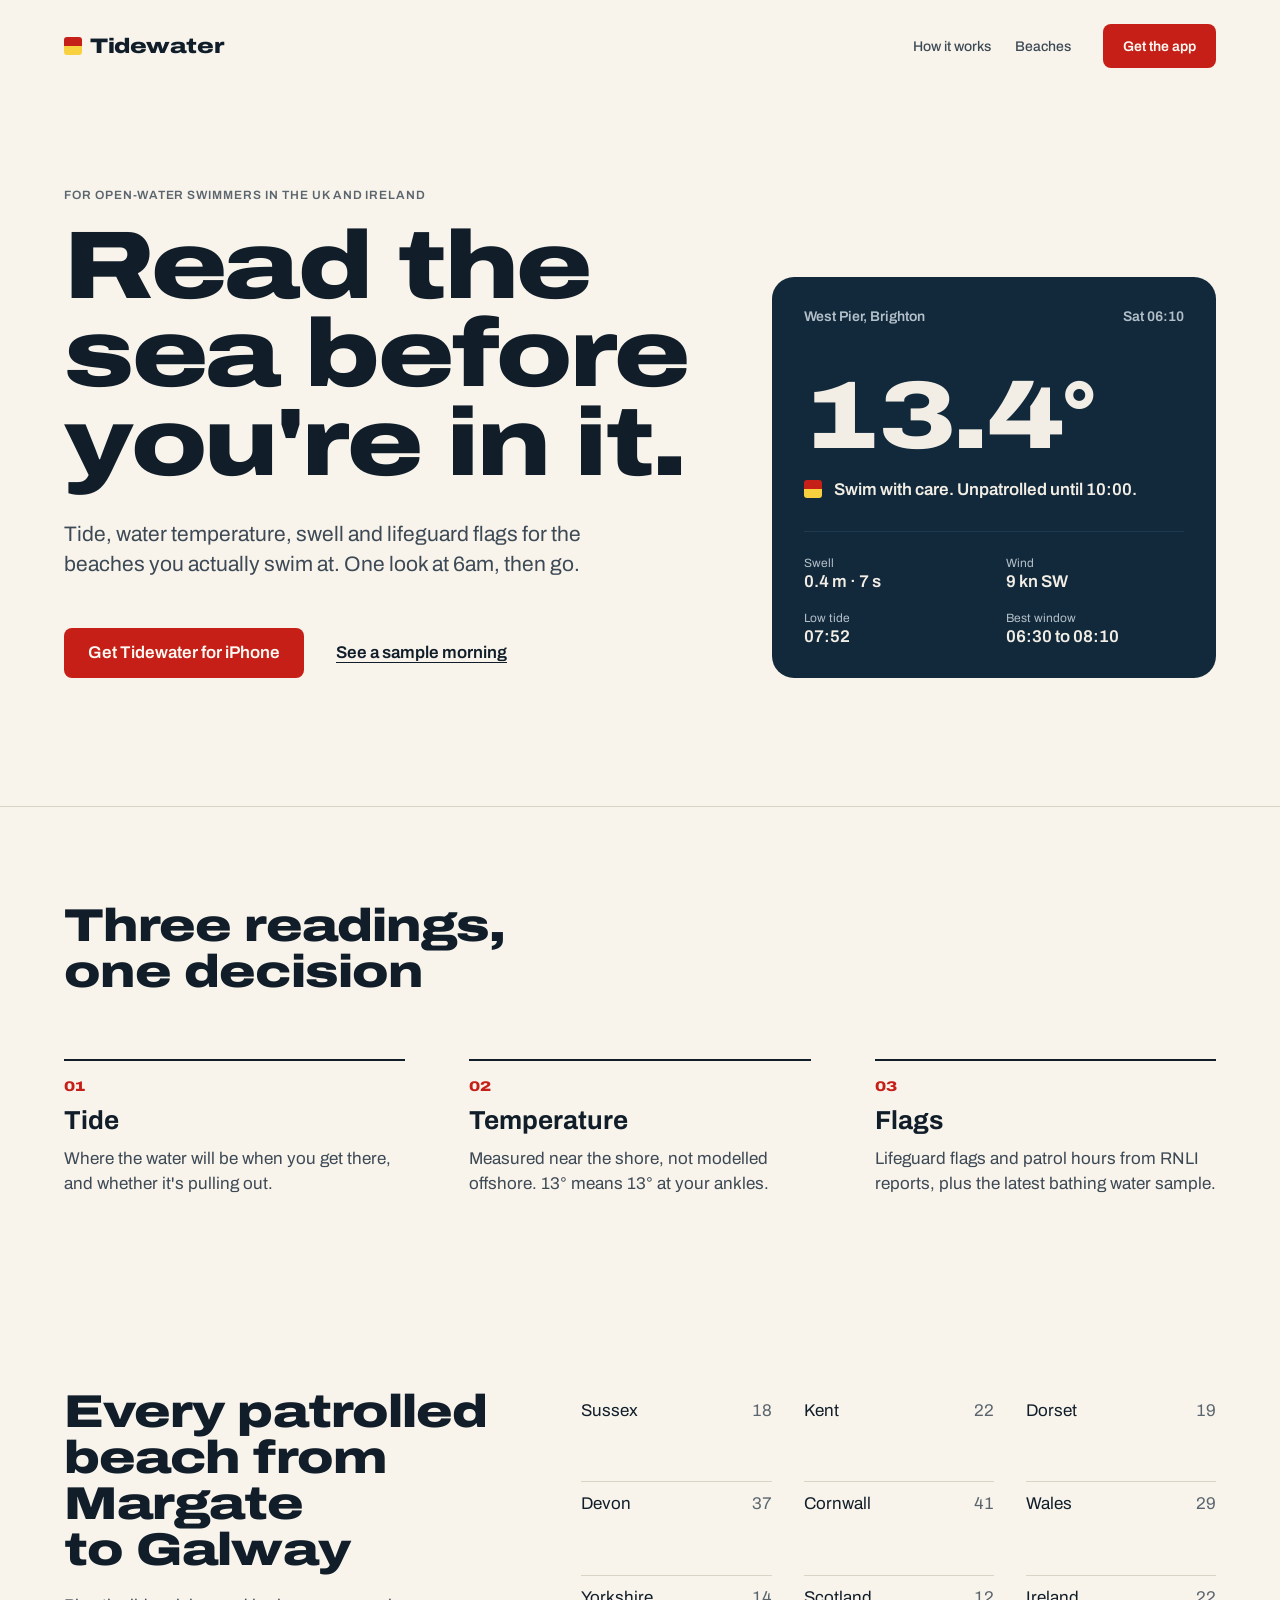
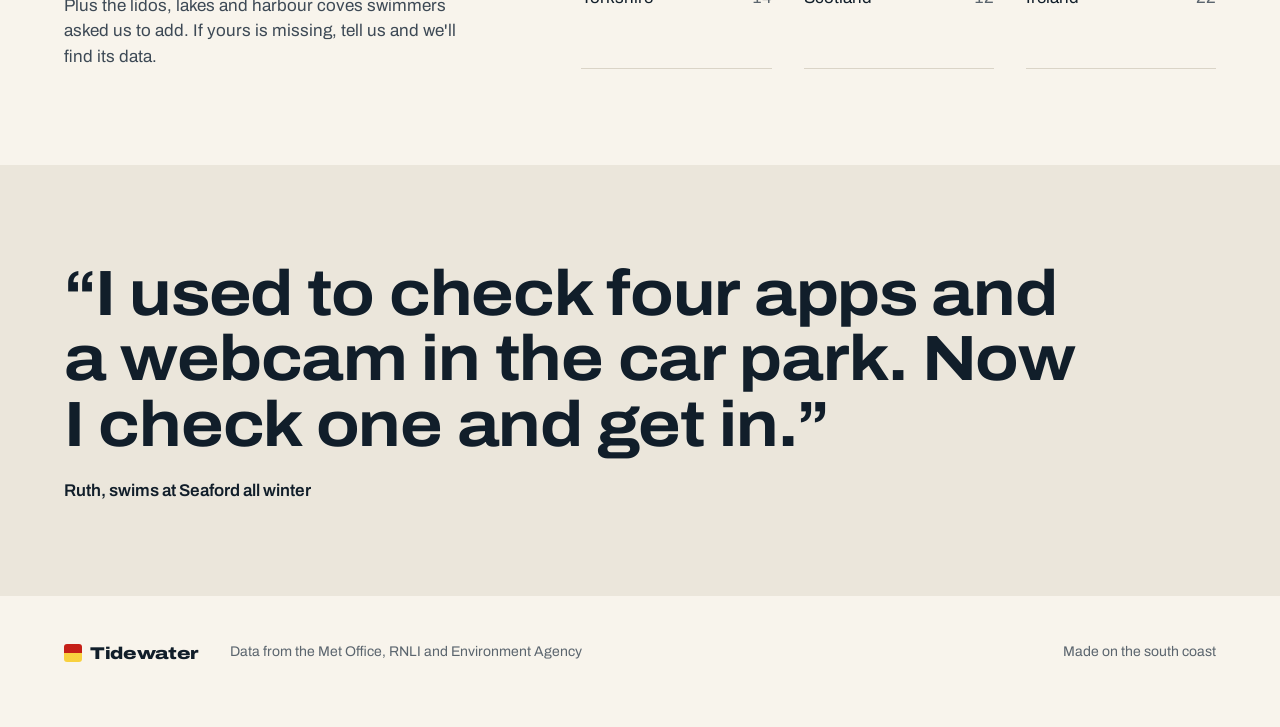
<file: examples/tidewater/build-web/index.html>
<!doctype html>
<!-- A stand-in for "the real build" of the landing page, so `canvas.mjs compare` has something to
     compare against. It reuses the design's tokens and components but drifts the way real builds do:
     the CTA lost its full radius treatment, a nav link is missing, the hero lede is wider, and the
     quote section uses a different background. Not part of the design. -->
<html lang="en">
<head>
<meta charset="utf-8"><meta name="viewport" content="width=device-width, initial-scale=1">
<title>Tidewater</title>
<link rel="stylesheet" href="https://fonts.googleapis.com/css2?family=Archivo:wdth,wght@62..125,100..900&display=swap">
<link rel="stylesheet" href="../../../kit/base.css">
<link rel="stylesheet" href="../design/tokens.css">
<link rel="stylesheet" href="../design/components.css">
<style>
  body { min-height: 0; }
  .btn { border-radius: var(--radius-sm); }
  .lede { max-width: 48ch; }
  .quote { background: var(--color-fill); }
</style>
</head>
<body>
<div class="site" data-id="web" data-component="Page">
  <header class="site-nav" data-id="web.nav">
    <a class="wordmark" data-id="web.logo" href="#"><span class="flag-mark"></span>Tidewater</a>
    <nav class="site-links" data-id="web.links">
      <a data-id="web.links.how" href="#how">How it works</a>
      <a data-id="web.links.beaches" href="#beaches">Beaches</a>
      
    </nav>
    <a class="btn btn-sm" data-id="web.nav.cta" href="#">Get the app</a>
  </header>

  <section class="hero" data-id="web.hero">
    <div class="hero-copy" data-id="web.hero.copy">
      <p class="eyebrow" data-id="web.hero.eyebrow">For open-water swimmers in the UK and Ireland</p>
      <h1 class="display hero-title" data-id="web.hero.title">Read the sea before you're in it.</h1>
      <p class="lede" data-id="web.hero.lede">Tide, water temperature, swell and lifeguard flags for the beaches you actually swim at. One look at 6am, then go.</p>
      <div class="hero-actions" data-id="web.hero.actions">
        <a class="btn" data-id="web.hero.cta" href="#" data-goto="ios-today">Get Tidewater for iPhone</a>
        <a class="link-quiet" data-id="web.hero.sample" href="#" data-goto="ios-spot">See a sample morning</a>
      </div>
    </div>
    <aside class="slip" data-id="web.slip" data-component="ConditionsSlip">
      <div class="slip-head" data-id="web.slip.head"><span data-id="web.slip.place">West Pier, Brighton</span><span class="num" data-id="web.slip.time">Sat 06:10</span></div>
      <p class="slip-temp display num" data-id="web.slip.temp">13.4°</p>
      <p class="slip-verdict" data-id="web.slip.verdict"><span class="flag-mark"></span><span data-id="web.slip.verdict.text">Swim with care. Unpatrolled until 10:00.</span></p>
      <dl class="slip-grid" data-id="web.slip.grid">
        <div data-id="web.slip.swell"><dt>Swell</dt><dd>0.4 m · 7 s</dd></div>
        <div data-id="web.slip.wind"><dt>Wind</dt><dd>9 kn SW</dd></div>
        <div data-id="web.slip.tide"><dt>Low tide</dt><dd>07:52</dd></div>
        <div data-id="web.slip.window"><dt>Best window</dt><dd>06:30 to 08:10</dd></div>
      </dl>
    </aside>
  </section>

  <section class="how" id="how" data-id="web.how">
    <h2 class="section-title" data-id="web.how.title">Three readings, one decision</h2>
    <ol class="steps" data-id="web.how.steps">
      <li class="step" data-id="web.how.tide">
        <span class="step-n display" data-id="web.how.tide.n">01</span>
        <h3 data-id="web.how.tide.title">Tide</h3>
        <p data-id="web.how.tide.copy">Where the water will be when you get there, and whether it's pulling out.</p>
      </li>
      <li class="step" data-id="web.how.temp">
        <span class="step-n display" data-id="web.how.temp.n">02</span>
        <h3 data-id="web.how.temp.title">Temperature</h3>
        <p data-id="web.how.temp.copy">Measured near the shore, not modelled offshore. 13° means 13° at your ankles.</p>
      </li>
      <li class="step" data-id="web.how.flags">
        <span class="step-n display" data-id="web.how.flags.n">03</span>
        <h3 data-id="web.how.flags.title">Flags</h3>
        <p data-id="web.how.flags.copy">Lifeguard flags and patrol hours from RNLI reports, plus the latest bathing water sample.</p>
      </li>
    </ol>
  </section>

  <section class="coverage" id="beaches" data-id="web.coverage">
    <div data-id="web.coverage.intro">
      <h2 class="section-title" data-id="web.coverage.title">Every patrolled beach from Margate to Galway</h2>
      <p data-id="web.coverage.copy">Plus the lidos, lakes and harbour coves swimmers asked us to add. If yours is missing, tell us and we'll find its data.</p>
    </div>
    <ul class="regions" data-id="web.coverage.regions">
      <li data-id="web.region.sussex">Sussex <span>18</span></li>
      <li data-id="web.region.kent">Kent <span>22</span></li>
      <li data-id="web.region.dorset">Dorset <span>19</span></li>
      <li data-id="web.region.devon">Devon <span>37</span></li>
      <li data-id="web.region.cornwall">Cornwall <span>41</span></li>
      <li data-id="web.region.wales">Wales <span>29</span></li>
      <li data-id="web.region.yorkshire">Yorkshire <span>14</span></li>
      <li data-id="web.region.scotland">Scotland <span>12</span></li>
      <li data-id="web.region.ireland">Ireland <span>22</span></li>
    </ul>
  </section>

  <section class="quote" data-id="web.quote">
    <blockquote data-id="web.quote.block">
      <p data-id="web.quote.text">“I used to check four apps and a webcam in the car park. Now I check one and get in.”</p>
      <cite data-id="web.quote.cite">Ruth, swims at Seaford all winter</cite>
    </blockquote>
  </section>

  <footer class="site-foot" data-id="web.foot">
    <span class="wordmark" data-id="web.foot.mark"><span class="flag-mark"></span>Tidewater</span>
    <span data-id="web.foot.data">Data from the Met Office, RNLI and Environment Agency</span>
    <span data-id="web.foot.made">Made on the south coast</span>
  </footer>
</div>
</body>
</html>
</file>
<file: kit/base.css>
/* design-canvas base: a modern reset plus device facts. Loaded before the project's tokens,
   so everything here can be overridden by tokens.css / components.css. */
*, *::before, *::after { box-sizing: border-box; }
html { -webkit-text-size-adjust: 100%; text-size-adjust: 100%; }
body { margin: 0; min-height: 100vh; -webkit-font-smoothing: antialiased; text-rendering: optimizeLegibility; }
img, svg, video, canvas, picture { display: block; max-width: 100%; }
input, button, textarea, select { font: inherit; color: inherit; }
button { cursor: pointer; padding: 0; }
p, h1, h2, h3, h4, h5, h6 { margin: 0; overflow-wrap: break-word; }
h1, h2, h3, h4 { text-wrap: balance; }
p { text-wrap: pretty; }
ul, ol { margin: 0; padding: 0; }
a { color: inherit; }

/* Device safe areas. Screens pad with these instead of hard-coding notch heights. */
:root { --safe-top: 0px; --safe-bottom: 0px; --safe-x: 0px; }
html[data-device="iphone"] { --safe-top: 59px; --safe-bottom: 34px; }
html[data-device="android"] { --safe-top: 36px; --safe-bottom: 24px; }
html[data-device="iphone"], html[data-device="android"] { height: 100%; }
html[data-device="iphone"] body, html[data-device="android"] body { height: 100%; min-height: 0; }
</file>
<file: examples/tidewater/design/tokens.css>
/* Tidewater tokens.
   Scene: an open-water swimmer on a cold shingle beach at 6am, phone in one damp hand, low sun
   in their eyes, deciding whether to go in. That forces a light surface, hard contrast and big
   targets. Color strategy: restrained sand-and-ink neutrals plus one committed signal borrowed
   from real lifeguard flags (red over yellow), so status reads the way the beach itself does. */
:root {
  --color-bg: oklch(0.968 0.012 84);
  --color-surface: oklch(0.988 0.007 84);
  --color-fill: oklch(0.925 0.016 84);
  --color-line: oklch(0.87 0.018 84);
  --color-ink: oklch(0.23 0.03 248);
  --color-ink-2: oklch(0.4 0.025 248);
  --color-ink-3: oklch(0.5 0.02 248);
  --color-flag-red: oklch(0.53 0.2 29);
  --color-flag-yellow: oklch(0.87 0.16 93);
  --color-swim: oklch(0.49 0.1 178);
  --color-caution: oklch(0.5 0.12 62);
  --color-stop: oklch(0.53 0.2 29);
  --color-accent: oklch(0.53 0.2 29);
  --color-on-accent: oklch(0.985 0.008 84);
  --color-accent-hover: oklch(0.46 0.18 29);
  --color-fill-2: oklch(0.89 0.02 84);
  --color-focus: oklch(0.52 0.13 245);
  --color-deep: oklch(0.27 0.045 245);
  --color-deep-2: oklch(0.34 0.05 245);
  --color-on-deep: oklch(0.95 0.012 84);
  --color-on-deep-2: oklch(0.8 0.02 240);
  --color-bar: oklch(0.968 0.012 84 / 0.94);
  --color-positive: oklch(0.49 0.1 178);

  --font-display: "Archivo", system-ui, sans-serif;
  --font-text: "Archivo", system-ui, sans-serif;

  --text-xs: 12px;
  --text-sm: 14px;
  --text-md: 17px;
  --text-lg: 21px;
  --text-xl: 26px;
  --text-2xl: 34px;
  --text-3xl: 46px;
  --text-4xl: 64px;
  --text-5xl: 96px;

  --weight-regular: 400;
  --weight-medium: 500;
  --weight-semibold: 600;
  --weight-bold: 700;
  --weight-black: 850;

  --space-1: 4px;
  --space-2: 8px;
  --space-3: 12px;
  --space-4: 16px;
  --space-5: 20px;
  --space-6: 24px;
  --space-7: 32px;
  --space-8: 48px;
  --space-9: 64px;
  --space-10: 96px;
  --space-11: 128px;

  --radius-xs: 3px;
  --radius-sm: 8px;
  --radius-md: 14px;
  --radius-lg: 22px;
  --radius-pill: 999px;

  /* motion: quick and settled. Cold hands, low patience: things arrive fast and stop cleanly,
     nothing bounces. Screens push like native iOS; the log sheet rises. */
  --duration-fast: 140ms;
  --duration-base: 260ms;
  --duration-slow: 420ms;
  --ease-out: cubic-bezier(0.22, 1, 0.36, 1);
  --ease-in-out: cubic-bezier(0.65, 0, 0.35, 1);
  --ease-emphasized: cubic-bezier(0.16, 1, 0.3, 1);
  --stagger: 45ms;
}

/* Native type on iOS: SF for text, Archivo only for display numerals and titles. */
html[data-platform="ios"] { --font-text: -apple-system, "SF Pro Text", system-ui, sans-serif; }
</file>
<file: examples/tidewater/design/components.css>
/* Tidewater components. One definition per component, shared by every screen. Tokens only. */
body { font-family: var(--font-text); color: var(--color-ink); background: var(--color-bg); }

/* ---- type ---- */
.display { font-family: var(--font-display); font-stretch: 125%; font-weight: var(--weight-black); letter-spacing: -0.025em; line-height: 0.92; }
.eyebrow { font-size: var(--text-xs); font-weight: var(--weight-semibold); letter-spacing: 0.08em; text-transform: uppercase; color: var(--color-ink-3); }
.footnote { font-size: var(--text-xs); line-height: 1.45; color: var(--color-ink-3); }
.num { font-variant-numeric: tabular-nums; }

/* ---- actions ---- */
.btn {
  display: inline-flex; align-items: center; justify-content: center; gap: var(--space-2);
  min-height: 50px; padding: 0 var(--space-6); border: 0; border-radius: var(--radius-md);
  font-size: var(--text-md); font-weight: var(--weight-semibold); text-decoration: none;
  background: var(--color-accent); color: var(--color-on-accent);
}
.btn-quiet { background: var(--color-fill); color: var(--color-ink); }
.btn-block { display: flex; width: 100%; }
.btn-sm { min-height: 44px; padding: 0 var(--space-5); font-size: var(--text-sm); }
.link-quiet { font-size: var(--text-md); font-weight: var(--weight-semibold); color: var(--color-ink); text-underline-offset: 4px; }

/* ---- interaction states: every pressable thing answers hover, focus and press ---- */
:focus-visible { outline: 2px solid var(--color-focus); outline-offset: 3px; }
.btn, .btn-quiet, .quick-log, .link-quiet, .wordmark { transition: background-color var(--duration-fast) var(--ease-out), color var(--duration-fast) var(--ease-out), transform var(--duration-fast) var(--ease-out); }
.btn:hover { background: var(--color-accent-hover); }
.btn:active { transform: scale(0.98); background: var(--color-accent-hover); }
.btn:disabled, .btn[aria-disabled="true"] { background: var(--color-fill); color: var(--color-ink-3); cursor: not-allowed; }
.btn-quiet:hover { background: var(--color-fill-2); }
.btn-quiet:active { transform: scale(0.98); background: var(--color-fill-2); }
.link-quiet:hover, .wordmark:hover { color: var(--color-accent); }
.link-quiet:active, .wordmark:active { color: var(--color-accent-hover); }
.quick-log:hover span { color: var(--color-accent); }
.quick-log:active { transform: scale(0.98); }

/* ---- lifeguard flag status ---- */
.flag-mark { display: inline-block; width: 18px; height: 18px; flex: none; border-radius: var(--radius-xs); background: linear-gradient(var(--color-flag-red) 50%, var(--color-flag-yellow) 50%); }
.flag {
  display: inline-flex; align-items: center; gap: var(--space-2); padding: var(--space-1) var(--space-3) var(--space-1) var(--space-1);
  border-radius: var(--radius-pill); background: var(--color-fill); font-size: var(--text-sm); font-weight: var(--weight-semibold); color: var(--color-ink);
}
.dot { width: 10px; height: 10px; flex: none; border-radius: 50%; }
.dot.swim { background: var(--color-swim); }
.dot.caution { background: var(--color-flag-yellow); box-shadow: inset 0 0 0 1.5px var(--color-caution); }
.dot.stop { background: var(--color-stop); }
.status-swim { color: var(--color-swim); }
.status-caution { color: var(--color-caution); }
.status-stop { color: var(--color-stop); }

/* ---- iOS: Today ---- */
.today-head { padding: var(--space-2) var(--space-4) 0; }
.today-head .eyebrow { padding: 0 0 var(--space-1); }
.today-head .ios-large-title { padding: 0; font-family: var(--font-display); font-stretch: 112%; font-weight: var(--weight-black); letter-spacing: -0.02em; }

.spot-hero { margin: var(--space-5) var(--space-4) 0; padding: var(--space-5) var(--space-5) var(--space-4); border-radius: var(--radius-lg); background: var(--color-surface); }
.spot-hero-top { display: flex; flex-direction: column; align-items: flex-start; gap: var(--space-2); }
.spot-name { font-size: var(--text-lg); font-weight: var(--weight-bold); line-height: 1.15; }
.water-temp { display: flex; align-items: baseline; gap: var(--space-2); margin: var(--space-6) 0 var(--space-1); font-size: var(--text-5xl); }
.water-temp .unit { font-family: var(--font-text); font-stretch: 100%; font-size: var(--text-md); font-weight: var(--weight-semibold); letter-spacing: 0; color: var(--color-ink-2); }
.readings { display: grid; grid-template-columns: repeat(3, 1fr); margin: var(--space-5) 0 0; padding: var(--space-4) 0 0; border-top: 1px solid var(--color-line); }
.reading { display: grid; gap: 2px; }
.reading dt { font-size: var(--text-xs); color: var(--color-ink-3); }
.reading dd { margin: 0; font-size: var(--text-md); font-weight: var(--weight-semibold); font-variant-numeric: tabular-nums; }

.window { margin-top: var(--space-5); }
.window-track { position: relative; display: flex; height: 8px; border-radius: var(--radius-pill); background: var(--color-fill); overflow: hidden; }
.window-best { position: absolute; top: 0; bottom: 0; left: 25%; width: 28%; border-radius: var(--radius-pill); background: var(--color-ink); }
.window-scale { display: flex; justify-content: space-between; margin-top: var(--space-1); font-size: var(--text-xs); color: var(--color-ink-3); font-variant-numeric: tabular-nums; }
.window-label { margin-top: var(--space-3); font-size: var(--text-sm); line-height: 1.4; color: var(--color-ink-2); }
.window-label strong { color: var(--color-ink); font-weight: var(--weight-semibold); }

.row-main { display: grid; gap: 1px; min-width: 0; }
.row-title { font-weight: var(--weight-semibold); }
.row-sub { font-size: var(--text-sm); color: var(--color-ink-3); }
.ios-row-value { font-weight: var(--weight-semibold); color: var(--color-ink); }
.quick-log { display: flex; align-items: center; justify-content: center; gap: var(--space-1); width: 100%; min-height: 44px; margin: var(--space-4) 0 var(--space-7); border: 0; background: none; font-size: var(--text-sm); color: var(--color-ink-3); }
.quick-log span { font-weight: var(--weight-semibold); color: var(--color-ink); text-decoration: underline; text-underline-offset: 3px; }

/* ---- iOS: Today, verdict-first card (picked from variants) ---- */
.v-verdict-top { display: flex; flex-direction: column; align-items: flex-start; gap: var(--space-2); }
.v-verdict-line { margin-top: var(--space-6); font-size: var(--text-2xl); }
.v-verdict-why { margin-top: var(--space-2); font-size: var(--text-sm); color: var(--color-ink-2); }
.v-verdict-grid { display: grid; grid-template-columns: 1.3fr 1fr 1fr 1fr; gap: var(--space-3); margin: var(--space-6) 0 0; padding-top: var(--space-4); border-top: 1px solid var(--color-line); }
.v-verdict-temp dd { font-family: var(--font-display); font-stretch: 125%; font-weight: var(--weight-black); font-size: var(--text-xl); line-height: 1; }

/* ---- iOS: empty Today ---- */
.empty { display: flex; flex-direction: column; gap: var(--space-4); margin: var(--space-8) var(--space-6) 0; }
.empty-mark { display: flex; gap: var(--space-2); margin-bottom: var(--space-2); }
.empty-mark .flag-mark { width: 44px; height: 44px; border-radius: var(--radius-sm); }
.empty-title { font-size: var(--text-3xl); }
.empty-copy { font-size: var(--text-md); line-height: 1.45; color: var(--color-ink-2); }
.empty-actions { display: grid; gap: var(--space-3); margin-top: var(--space-4); }

/* ---- iOS: Spot ---- */
.ios-nav-button { color: var(--color-ink); font-weight: var(--weight-medium); }
.ios-nav-button svg { width: 12px; height: 20px; }
.spot-head { display: grid; gap: var(--space-3); padding: var(--space-3) var(--space-4) 0; }
.spot-title { font-size: var(--text-4xl); }
.spot-place { font-size: var(--text-md); color: var(--color-ink-2); }
.tide { margin: var(--space-6) var(--space-4) 0; padding: var(--space-4) var(--space-4) var(--space-3); border-radius: var(--radius-lg); background: var(--color-surface); }
.tide-head { display: flex; justify-content: space-between; align-items: baseline; }
.tide-now { font-size: var(--text-sm); font-weight: var(--weight-semibold); }
.tide-chart { width: 100%; height: auto; margin-top: var(--space-3); overflow: visible; }
.tide-chart .area { fill: var(--color-fill); }
.tide-chart .curve { fill: none; stroke: var(--color-ink); stroke-width: 2; }
.tide-chart .band { fill: var(--color-swim); opacity: 0.16; }
.tide-chart .now { stroke: var(--color-accent); stroke-width: 1.5; }
.tide-chart .now-dot { fill: var(--color-accent); stroke: var(--color-surface); stroke-width: 2.5; }
.tide-times { display: grid; grid-template-columns: repeat(4, 1fr); margin-top: var(--space-2); font-size: var(--text-xs); color: var(--color-ink-3); font-variant-numeric: tabular-nums; }
.tide-times b { display: block; color: var(--color-ink); font-weight: var(--weight-semibold); }
.spot-cta { display: grid; gap: var(--space-3); padding: var(--space-6) var(--space-4) calc(var(--safe-bottom) + var(--space-4)); }
.spot-cta .footnote { text-align: center; }

/* ---- iOS: Log sheet ---- */
.ios-sheet { padding-top: calc(var(--safe-top) - 4px); background: var(--color-ink); }
.sheet-peek { height: 10px; margin: 0 var(--space-5); border-radius: var(--radius-md) var(--radius-md) 0 0; background: var(--color-ink-2); }
.ios-nav-button.strong { font-weight: var(--weight-bold); color: var(--color-accent); }
.log-form { flex: 1; overflow-y: auto; display: grid; align-content: start; gap: var(--space-6); padding: var(--space-4) 0 var(--safe-bottom); }
.log-block { margin: 0 var(--space-4); }
.log-label { margin: 0 var(--space-2) var(--space-2); font-size: var(--text-sm); font-weight: var(--weight-semibold); color: var(--color-ink-2); }
.minutes { display: flex; align-items: center; justify-content: space-between; padding: var(--space-4) var(--space-4) var(--space-4) var(--space-5); border-radius: var(--radius-md); background: var(--color-surface); }
.minutes-value { display: flex; align-items: baseline; gap: var(--space-2); font-size: var(--text-4xl); }
.minutes-value .unit { font-family: var(--font-text); font-stretch: 100%; font-size: var(--text-md); font-weight: var(--weight-semibold); letter-spacing: 0; color: var(--color-ink-2); }
.stepper { display: flex; gap: var(--space-2); }
.stepper button { width: 44px; height: 44px; border: 0; border-radius: var(--radius-pill); background: var(--color-fill); font-size: var(--text-lg); font-weight: var(--weight-semibold); }
.notes { width: 100%; min-height: 88px; padding: 0; border: 0; resize: none; background: none; font-size: var(--text-md); line-height: 1.4; }

/* ---- web: landing ---- */
.site { overflow-x: clip; }
.site-nav { display: flex; align-items: center; gap: var(--space-7); max-width: 1312px; margin: 0 auto; padding: var(--space-6) var(--space-9); }
.wordmark { display: inline-flex; align-items: center; gap: var(--space-2); font-family: var(--font-display); font-stretch: 125%; font-size: var(--text-lg); font-weight: var(--weight-black); letter-spacing: -0.02em; text-decoration: none; }
.site-links { display: flex; gap: var(--space-6); margin-left: auto; }
.site-links a { font-size: var(--text-sm); font-weight: var(--weight-medium); color: var(--color-ink-2); text-decoration: none; }

.hero { display: grid; grid-template-columns: 1.45fr 1fr; gap: var(--space-9); align-items: end; max-width: 1312px; margin: 0 auto; padding: var(--space-10) var(--space-9) var(--space-11); }
.hero-title { margin-top: var(--space-5); font-size: var(--text-5xl); }
.lede { max-width: 36ch; margin-top: var(--space-7); font-size: var(--text-lg); line-height: 1.45; color: var(--color-ink-2); }
.hero-actions { display: flex; align-items: center; gap: var(--space-7); margin-top: var(--space-8); }

.slip { padding: var(--space-7); border-radius: var(--radius-lg); background: var(--color-deep); color: var(--color-on-deep); }
.slip-head { display: flex; justify-content: space-between; font-size: var(--text-sm); font-weight: var(--weight-semibold); color: var(--color-on-deep-2); }
.slip-temp { margin: var(--space-8) 0 var(--space-5); font-size: var(--text-5xl); color: var(--color-on-deep); }
.slip-verdict { display: flex; align-items: center; gap: var(--space-3); font-size: var(--text-md); font-weight: var(--weight-semibold); }
.slip-grid { display: grid; grid-template-columns: 1fr 1fr; gap: var(--space-5) var(--space-6); margin: var(--space-7) 0 0; padding-top: var(--space-6); border-top: 1px solid var(--color-deep-2); }
.slip-grid dt { font-size: var(--text-xs); color: var(--color-on-deep-2); }
.slip-grid dd { margin: 2px 0 0; font-size: var(--text-md); font-weight: var(--weight-semibold); font-variant-numeric: tabular-nums; }

.how { max-width: 1312px; margin: 0 auto; padding: var(--space-10) var(--space-9); border-top: 1px solid var(--color-line); }
.section-title { max-width: 18ch; font-family: var(--font-display); font-stretch: 125%; font-size: var(--text-3xl); font-weight: var(--weight-black); letter-spacing: -0.02em; line-height: 1; }
.steps { display: grid; grid-template-columns: repeat(3, 1fr); gap: var(--space-9); margin-top: var(--space-9); list-style: none; }
.step { display: grid; align-content: start; gap: var(--space-3); padding-top: var(--space-5); border-top: 2px solid var(--color-ink); }
.step-n { font-size: var(--text-sm); color: var(--color-accent); letter-spacing: 0; }
.step h3 { font-size: var(--text-xl); font-weight: var(--weight-bold); }
.step p { font-size: var(--text-md); line-height: 1.5; color: var(--color-ink-2); }

.coverage { display: grid; grid-template-columns: 1fr 1.4fr; gap: var(--space-9); max-width: 1312px; margin: 0 auto; padding: var(--space-10) var(--space-9); }
.coverage p { margin-top: var(--space-5); max-width: 40ch; font-size: var(--text-md); line-height: 1.5; color: var(--color-ink-2); }
.regions { display: grid; grid-template-columns: repeat(3, 1fr); gap: 0 var(--space-7); list-style: none; }
.regions li { display: flex; justify-content: space-between; padding: var(--space-3) 0; border-bottom: 1px solid var(--color-line); font-size: var(--text-md); }
.regions li span { color: var(--color-ink-3); font-variant-numeric: tabular-nums; }

.quote { padding: var(--space-10) var(--space-9); background: var(--color-flag-yellow); }
.quote blockquote { max-width: 1184px; margin: 0 auto; }
.quote p { max-width: 24ch; font-family: var(--font-display); font-stretch: 112%; font-size: var(--text-4xl); font-weight: var(--weight-bold); letter-spacing: -0.02em; line-height: 1.02; }
.quote cite { display: block; margin-top: var(--space-6); font-size: var(--text-md); font-style: normal; font-weight: var(--weight-semibold); }

.site-foot { display: flex; gap: var(--space-7); max-width: 1312px; margin: 0 auto; padding: var(--space-8) var(--space-9) var(--space-9); font-size: var(--text-sm); color: var(--color-ink-3); }
.site-foot .wordmark { font-size: var(--text-md); color: var(--color-ink); }
.site-foot span:last-child { margin-left: auto; }

/* ---- web: landing, narrower widths ---- */
@media (max-width: 900px) {
  .site-nav { gap: var(--space-5); padding: var(--space-5) var(--space-7); }
  .site-links { gap: var(--space-5); }
  .hero { grid-template-columns: 1fr; gap: var(--space-8); padding: var(--space-9) var(--space-7) var(--space-10); }
  .hero-title { font-size: var(--text-4xl); }
  .slip { max-width: 520px; }
  .how, .coverage { padding: var(--space-9) var(--space-7); }
  .steps { gap: var(--space-6); margin-top: var(--space-8); }
  .coverage { grid-template-columns: 1fr; gap: var(--space-7); }
  .quote { padding: var(--space-9) var(--space-7); }
  .quote p { font-size: var(--text-3xl); }
  .site-foot { flex-wrap: wrap; gap: var(--space-3) var(--space-6); padding: var(--space-8) var(--space-7); }
}
@media (max-width: 600px) {
  .site-nav { padding: var(--space-4) var(--space-5); }
  .site-links { display: none; }
  .site-nav .btn-sm { margin-left: auto; }
  .wordmark { min-height: 44px; }
  .hero-actions .link-quiet { display: flex; align-items: center; justify-content: center; min-height: 44px; }
  .hero { gap: var(--space-7); padding: var(--space-7) var(--space-5) var(--space-9); }
  .hero-title { font-size: var(--text-3xl); }
  .lede { margin-top: var(--space-5); font-size: var(--text-md); }
  .hero-actions { flex-direction: column; align-items: stretch; gap: var(--space-5); margin-top: var(--space-7); }
  .hero-actions .link-quiet { text-align: center; }
  .slip { padding: var(--space-6); }
  .slip-temp { margin: var(--space-7) 0 var(--space-4); font-size: var(--text-4xl); }
  .slip-grid { gap: var(--space-4); }
  .how, .coverage { padding: var(--space-8) var(--space-5); }
  .section-title { font-size: var(--text-2xl); }
  .steps { grid-template-columns: 1fr; gap: var(--space-7); margin-top: var(--space-7); }
  .regions { grid-template-columns: repeat(2, 1fr); gap: 0 var(--space-5); }
  .quote { padding: var(--space-8) var(--space-5); }
  .quote p { font-size: var(--text-2xl); }
  .site-foot { flex-direction: column; padding: var(--space-7) var(--space-5) var(--space-8); }
  .site-foot span:last-child { margin-left: 0; }
}
</file>
